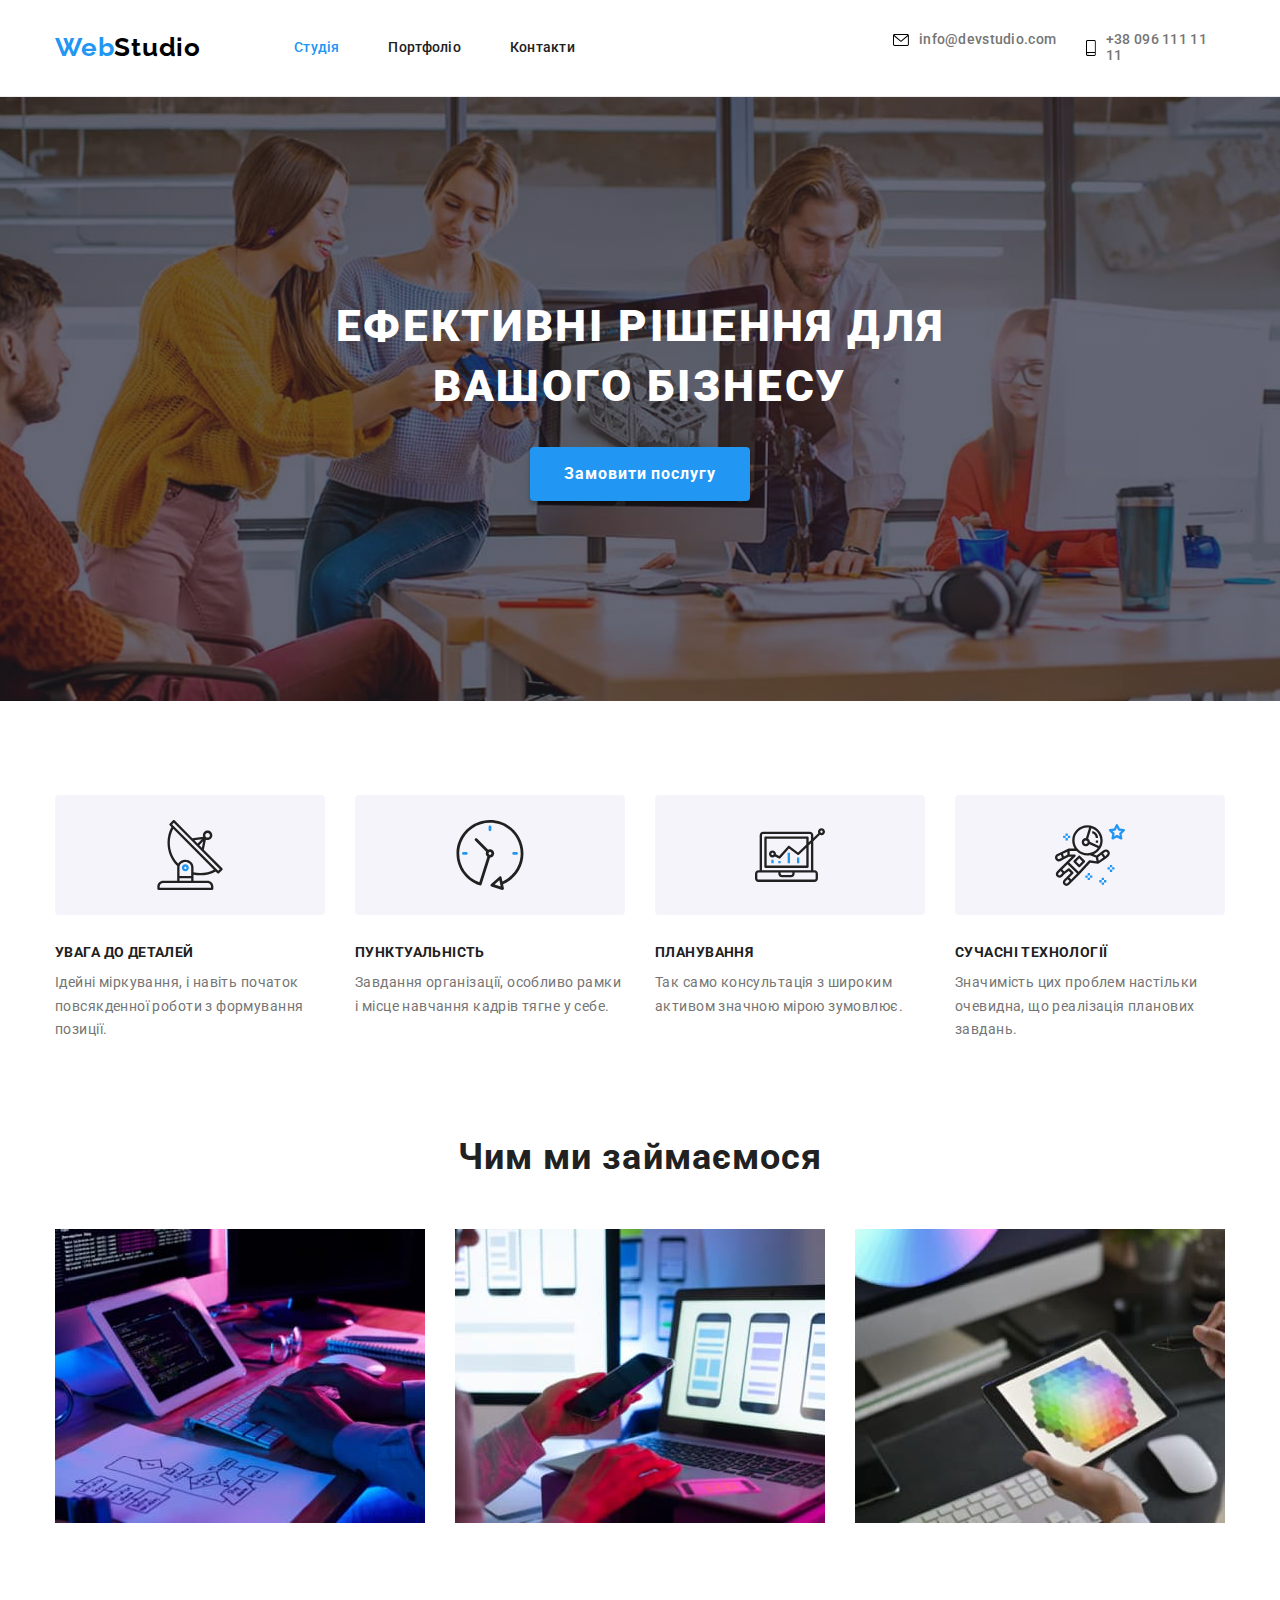
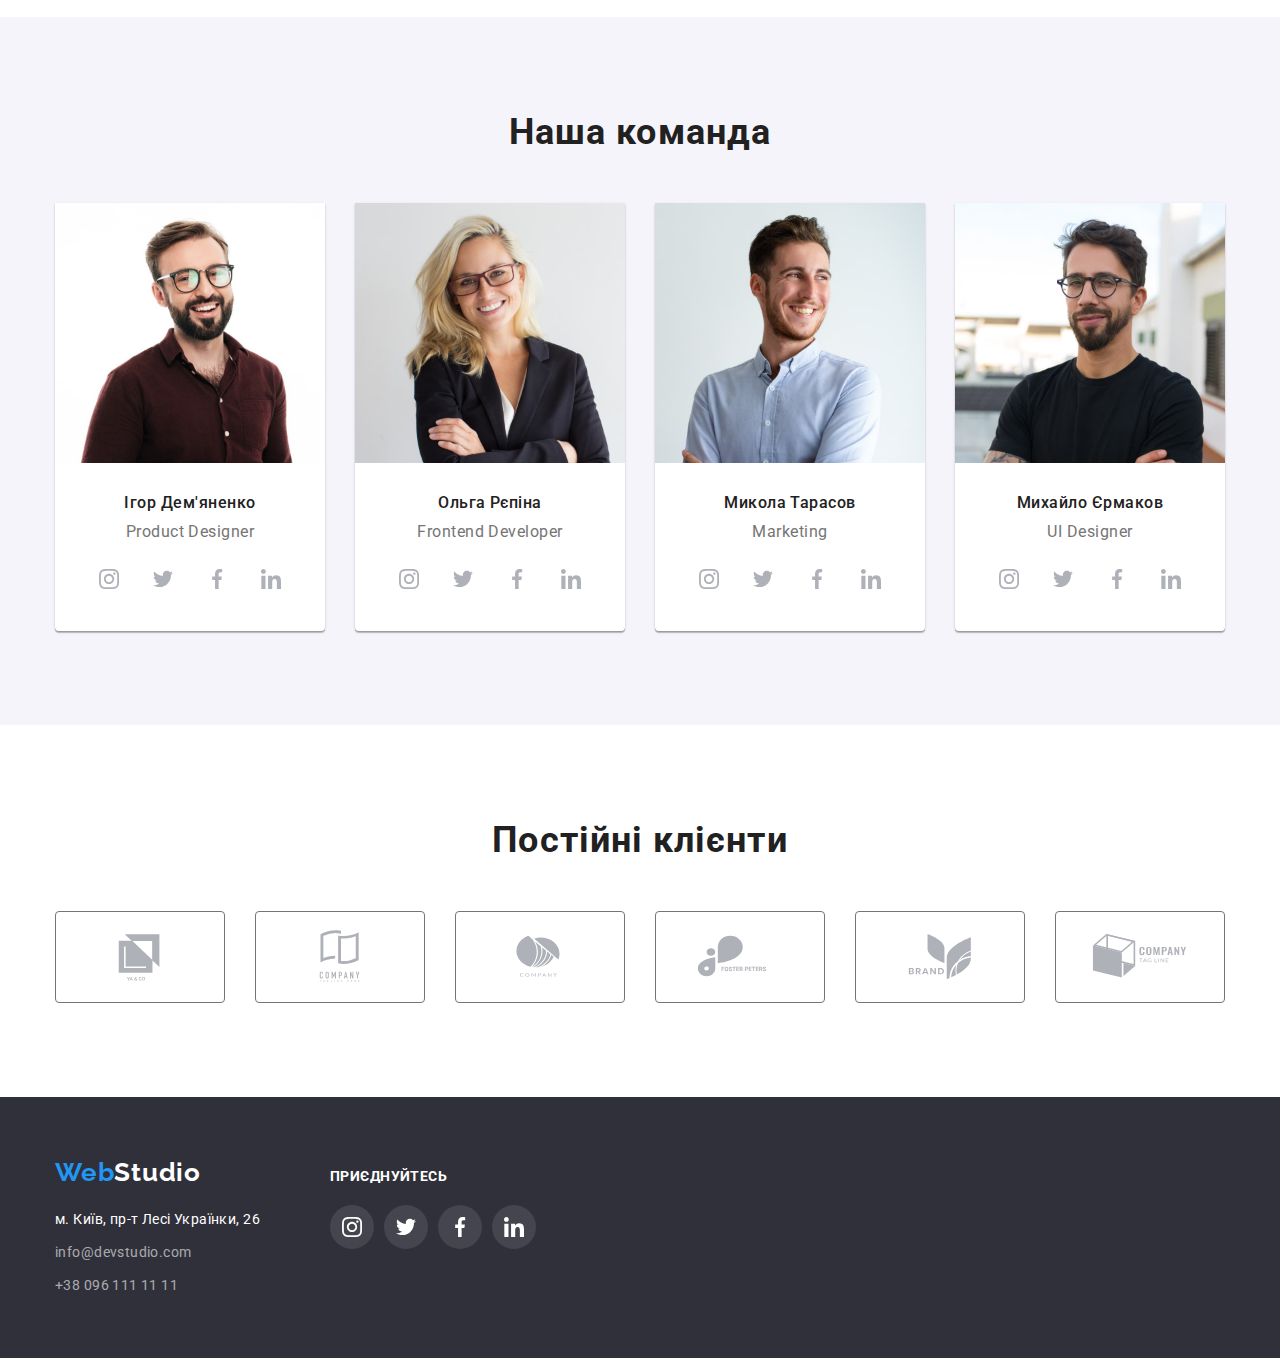
<file: index.html>
<!DOCTYPE html>
<html lang="uk">

    <head>
        <meta charset="UTF-8">
        <meta http-equiv="X-UA-Compatible" content="IE=edge">
        <meta name="viewport" content="width=device-width, initial-scale=1.0">
        <link rel="preconnect" href="https://fonts.googleapis.com">
        <link rel="preconnect" href="https://fonts.gstatic.com" crossorigin>
        <link href="https://fonts.googleapis.com/css2?family=Raleway:wght@700&family=Roboto:wght@400;500;700;900&display=swap" rel="stylesheet">
        <link rel="stylesheet" href="https://cdnjs.cloudflare.com/ajax/libs/modern-normalize/1.1.0/modern-normalize.min.css">
        <link rel="stylesheet" href="css/styles.css">
        <title>WebStudio</title>
    </head>

    <body>
        
        <header class="header">
        <div class="container header-container">
            <nav class="nav-header">
                <!-- Logo -->
                <a href="./index.html" class="logo-header"><span class="logoweb">Web</span>Studio</a>
                <ul class="sitenav-menu">
                    <li><a href="./index.html" class="sitenav currentpage">Студія</a></li>
                    <li><a href="./portfolio.html" class="sitenav">Портфоліо</a></li>
                    <li><a href="" class="sitenav">Контакти</a></li>
                </ul>         
            </nav>
            <!-- Contacts -->
            <ul class="contacts-menu">
                <li class="header-mail">
                    <a href="mailto:info@devstudio.com" class="contacts">
                    <svg class="icon-envelope icon" width="16" height="12">
                        <use href="./images/icon.svg#icon-envelope"></use>
                    </svg>
                    info@devstudio.com</a>
                </li>
                <li class="header-phon">
                    <a href="tel:+380961111111" class="contacts">
                    <svg class="icon-phon icon" width="10" height="16">
                        <use href="./images/icon.svg#icon-smartphone"></use>
                    </svg>
                    +38 096 111 11 11</a>
                </li>
            </ul>
        </div>
        </header>

    <main>
        <!--Hero section-->
        <section class="herosection">
            <div class="container">
                <h1 class="hero"> Ефективні рішення для вашого бізнесу</h1>
                <button type="button" class="button">Замовити послугу</button>
            </div>
        </section>
        <!--Studio-->
        <section class="feature-section section">
            <div class="container">
            <h2 class="feature-header visually-hidden">Особливості</h2>
            <ul class="feature">
                <li>
                    <div class="features-icon">
                        <svg class="features-team-icon" width=70px height=70px>
                            <use href="./images/icon.svg#icon-antenna"></use>
                        </svg>
                    </div>
                    <h3 class="features">УВАГА ДО ДЕТАЛЕЙ</h3>
                    <p class="text-features">Ідейні міркування, і навіть початок повсякденної роботи з формування позиції.</p>
                </li>
                <li>
                    <div class="features-icon">
                        <svg class="features-team-icon" width=70px height=70px>
                            <use href="./images/icon.svg#icon-clock"></use>
                        </svg>
                    </div>
                    <h3 class="features">ПУНКТУАЛЬНІСТЬ</h3>
                    <p class="text-features">Завдання організації, особливо рамки і місце навчання кадрів тягне у себе.</p>
                </li>
                <li>
                    <div class="features-icon">
                        <svg class="features-team-icon" width=70px height=70px>
                            <use href="./images/icon.svg#icon-diagram"></use>
                        </svg>
                    </div>
                    <h3 class="features">ПЛАНУВАННЯ</h3>
                    <p class="text-features">Так само консультація з широким активом значною мірою зумовлює.</p>
                </li>
                <li>
                    <div class="features-icon">
                        <svg class="features-team-icon" width=70px height=70px>
                            <use href="./images/icon.svg#icon-astronaut"></use>
                        </svg>
                    </div>
                    <h3 class="features">СУЧАСНІ ТЕХНОЛОГІЇ</h3>
                    <p class="text-features">Значимість цих проблем настільки очевидна, що реалізація планових завдань.</p>
                </li>
            </ul>
            </div>
        </section>
        <!--Portfolio-->
        <section class="whatwedo-section section">
            <div class="container">
            <h2 class="whatwedo">Чим ми займаємося</h2>
            <ul class="whatwedo-list">
                <li><img src="images/websitedevelopment.jpg" alt="Розробка сайтів" width="370"></li>
                <li><img src="images/mobileversionsdevelopment.jpg" alt="Розробка мобільних версій" width="370"></li>
                <li><img src="images/designdevelopment.jpg" alt="Розробка дизайна" width="370"></li>
            </ul>
            </div>
        </section>
        <!--Our team-->
        <section class="ourteam-section section">
            <div class="container">
            <h2 class="ourteam">Наша команда</h2>
            <ul class="teamphoto">
                <li class="ourteam-list"><img src="images/igor.jpg" alt="Ігор Дем'яненко" width=270>
                    <div class="teammember-description"><h3 class="teammembers">Ігор Дем'яненко</h3><p class="positionteam">Product Designer</p>
                        <ul class="sociallinks-list">
                            <li><a href="" class="sociallink">
                                <svg class="icon-sociallinks" >
                                    <use href="./images/icon.svg#icon-instagram"></use>
                                </svg>
                                </a>
                            </li>
                            <li><a href="" class="sociallink">
                                <svg class="icon-sociallinks">
                                    <use href="./images/icon.svg#icon-twitter"></use>
                                </svg>
                                </a>
                            </li>
                            <li><a href="" class="sociallink">
                                <svg class="icon-sociallinks">
                                    <use href="./images/icon.svg#icon-facebook"></use>
                                </svg>
                                </a>
                            </li>
                            <li><a href="" class="sociallink">
                                <svg class="icon-sociallinks">
                                    <use href="./images/icon.svg#icon-linkedin"></use>
                                </svg>
                            </a>
                            </li>
                        </ul>
                    </div>
                </li>
                <li class="ourteam-list"><img src="images/olga.jpg" alt="Ольга Рєпіна" width=270>
                    <div class="teammember-description"><h3 class="teammembers">Ольга Рєпіна</h3><p class="positionteam">Frontend Developer</p>
                        <ul class="sociallinks-list">
                            <li><a href="" class="sociallink">
                                    <svg class="icon-sociallinks">
                                        <use href="./images/icon.svg#icon-instagram"></use>
                                    </svg>
                                </a>
                            </li>
                            <li><a href="" class="sociallink">
                                    <svg class="icon-sociallinks">
                                        <use href="./images/icon.svg#icon-twitter"></use>
                                    </svg>
                                </a>
                            </li>
                            <li><a href="" class="sociallink">
                                    <svg class="icon-sociallinks">
                                        <use href="./images/icon.svg#icon-facebook"></use>
                                    </svg>
                                </a>
                            </li>
                            <li><a href="" class="sociallink">
                                    <svg class="icon-sociallinks">
                                        <use href="./images/icon.svg#icon-linkedin"></use>
                                    </svg>
                                </a>
                            </li>
                        </ul>
                    </div>
                </li>
                <li class="ourteam-list"><img src="images/mikola.jpg" alt="Микола Тарасов" width=270>
                    <div class="teammember-description"><h3 class="teammembers">Микола Тарасов</h3><p class="positionteam">Marketing</p>
                        <ul class="sociallinks-list">
                            <li><a href="" class="sociallink">
                                    <svg class="icon-sociallinks">
                                        <use href="./images/icon.svg#icon-instagram"></use>
                                    </svg>
                                </a>
                            </li>
                            <li><a href="" class="sociallink">
                                    <svg class="icon-sociallinks">
                                        <use href="./images/icon.svg#icon-twitter"></use>
                                    </svg>
                                </a>
                            </li>
                            <li><a href="" class="sociallink">
                                    <svg class="icon-sociallinks">
                                        <use href="./images/icon.svg#icon-facebook"></use>
                                    </svg>
                                </a>
                            </li>
                            <li><a href="" class="sociallink">
                                    <svg class="icon-sociallinks">
                                        <use href="./images/icon.svg#icon-linkedin"></use>
                                    </svg>
                                </a>
                            </li>
                        </ul>
                    </div>
                </li>
                <li class="ourteam-list"><img src="images/mikhailo.jpg" alt="Михайло Єрмаков" width=270>
                    <div class="teammember-description"><h3 class="teammembers">Михайло Єрмаков</h3><p class="positionteam">UI Designer</p>
                        <ul class="sociallinks-list">
                            <li><a href="" class="sociallink">
                                    <svg class="icon-sociallinks">
                                        <use href="./images/icon.svg#icon-instagram"></use>
                                    </svg>
                                </a>
                            </li>
                            <li><a href="" class="sociallink">
                                    <svg class="icon-sociallinks">
                                        <use href="./images/icon.svg#icon-twitter"></use>
                                    </svg>
                                </a>
                            </li>
                            <li><a href="" class="sociallink">
                                    <svg class="icon-sociallinks">
                                        <use href="./images/icon.svg#icon-facebook"></use>
                                    </svg>
                                </a>
                            </li>
                            <li><a href="" class="sociallink">
                                    <svg class="icon-sociallinks">
                                        <use href="./images/icon.svg#icon-linkedin"></use>
                                    </svg>
                                </a>
                            </li>
                        </ul>
                    </div>
                </li>
            </ul>
            </div>
        </section>
        <!--Regular customers-->
        <section>
            <div class="section">
                <h2 class="regular-customers">Постійні клієнти</h2>
                <ul class="regular-customers-list">
                    <li>
                        <a href="" class="regular-customer-link">
                            <svg class="regular-customer" width=106px height=60px>
                                <use href="./images/icon.svg#icon-companyone"></use>
                            </svg>
                        </a>
                    </li>
                    <li>
                        <a href="" class="regular-customer-link">
                            <svg class="regular-customer-icon">
                                <use href="./images/icon.svg#icon-companytwo"></use>
                            </svg>
                        </a>
                    </li>
                    <li>
                        <a href="" class="regular-customer-link">
                            <svg class="regular-customer-icon">
                                <use href="./images/icon.svg#icon-companytree"></use>
                            </svg>
                        </a>
                    </li>
                    <li>
                        <a href="" class="regular-customer-link">
                            <svg class="regular-customer-icon">
                                <use href="./images/icon.svg#icon-companyfour"></use>
                            </svg>
                        </a>
                    </li>
                    <li>
                        <a href="" class="regular-customer-link">
                            <svg class="regular-customer-icon">
                                <use href="./images/icon.svg#icon-companyfive"></use>
                            </svg>
                        </a>
                    </li>
                    <li>
                        <a href="" class="regular-customer-link">
                            <svg class="regular-customer-icon">
                                <use href="./images/icon.svg#icon-companysix"></use>
                            </svg>
                        </a>
                    </li>
                </ul>
            </div>
        </section>


    </main>
    
    <footer class="footer-background">
    <div class="container footer">
        <div>
        <!-- Lolgo -->
            <a href="./index.html" class="logo-footer"><span class="logoweb">Web</span><span class="logostudiofooter">Studio</span> </a>
        <!-- Address -->
        <address class="contactsfooter-list">
            <ul>
                <li class="footer-list"><a href="https://goo.gl/maps/2xiJBvrkSo6NXy436" target="_blank" rel="noopener noreferrer nofollow" 
                        class="adressfooter">м. Київ, пр-т Лесі Українки, 26</a></li>
                <li class="footer-list"><a href="mailto:info@devstudio.com" 
                        class="contactsfooter">info@devstudio.com</a></li>
                <li class="footer-list"><a href="tel:+380961111111" 
                        class="contactsfooter"> +38 096 111 11 11</a></li>
            </ul>
        </address>
        </div>
        <div class="join-in-container">
        <p class="join-in">приєднуйтесь</p>
            <ul class="footer-socials-links">
                <li><a href="" class="footer-sociallink">
                        <svg class="footer-icon-sociallinks">
                            <use href="./images/icon.svg#icon-instagram"></use>
                        </svg>
                    </a>
                </li>
                <li><a href="" class="footer-sociallink">
                        <svg class="footer-icon-sociallinks">
                            <use href="./images/icon.svg#icon-twitter"></use>
                        </svg>
                    </a>
                </li>
                <li><a href="" class="footer-sociallink">
                        <svg class="footer-icon-sociallinks">
                            <use href="./images/icon.svg#icon-facebook"></use>
                        </svg>
                    </a>
                </li>
                <li><a href="" class="footer-sociallink">
                        <svg class="footer-icon-sociallinks">
                            <use href="./images/icon.svg#icon-linkedin"></use>
                        </svg>
                    </a>
                </li>
            </ul>
    </div>
    </div>
    </footer>
    </body>

    </html>
</file>
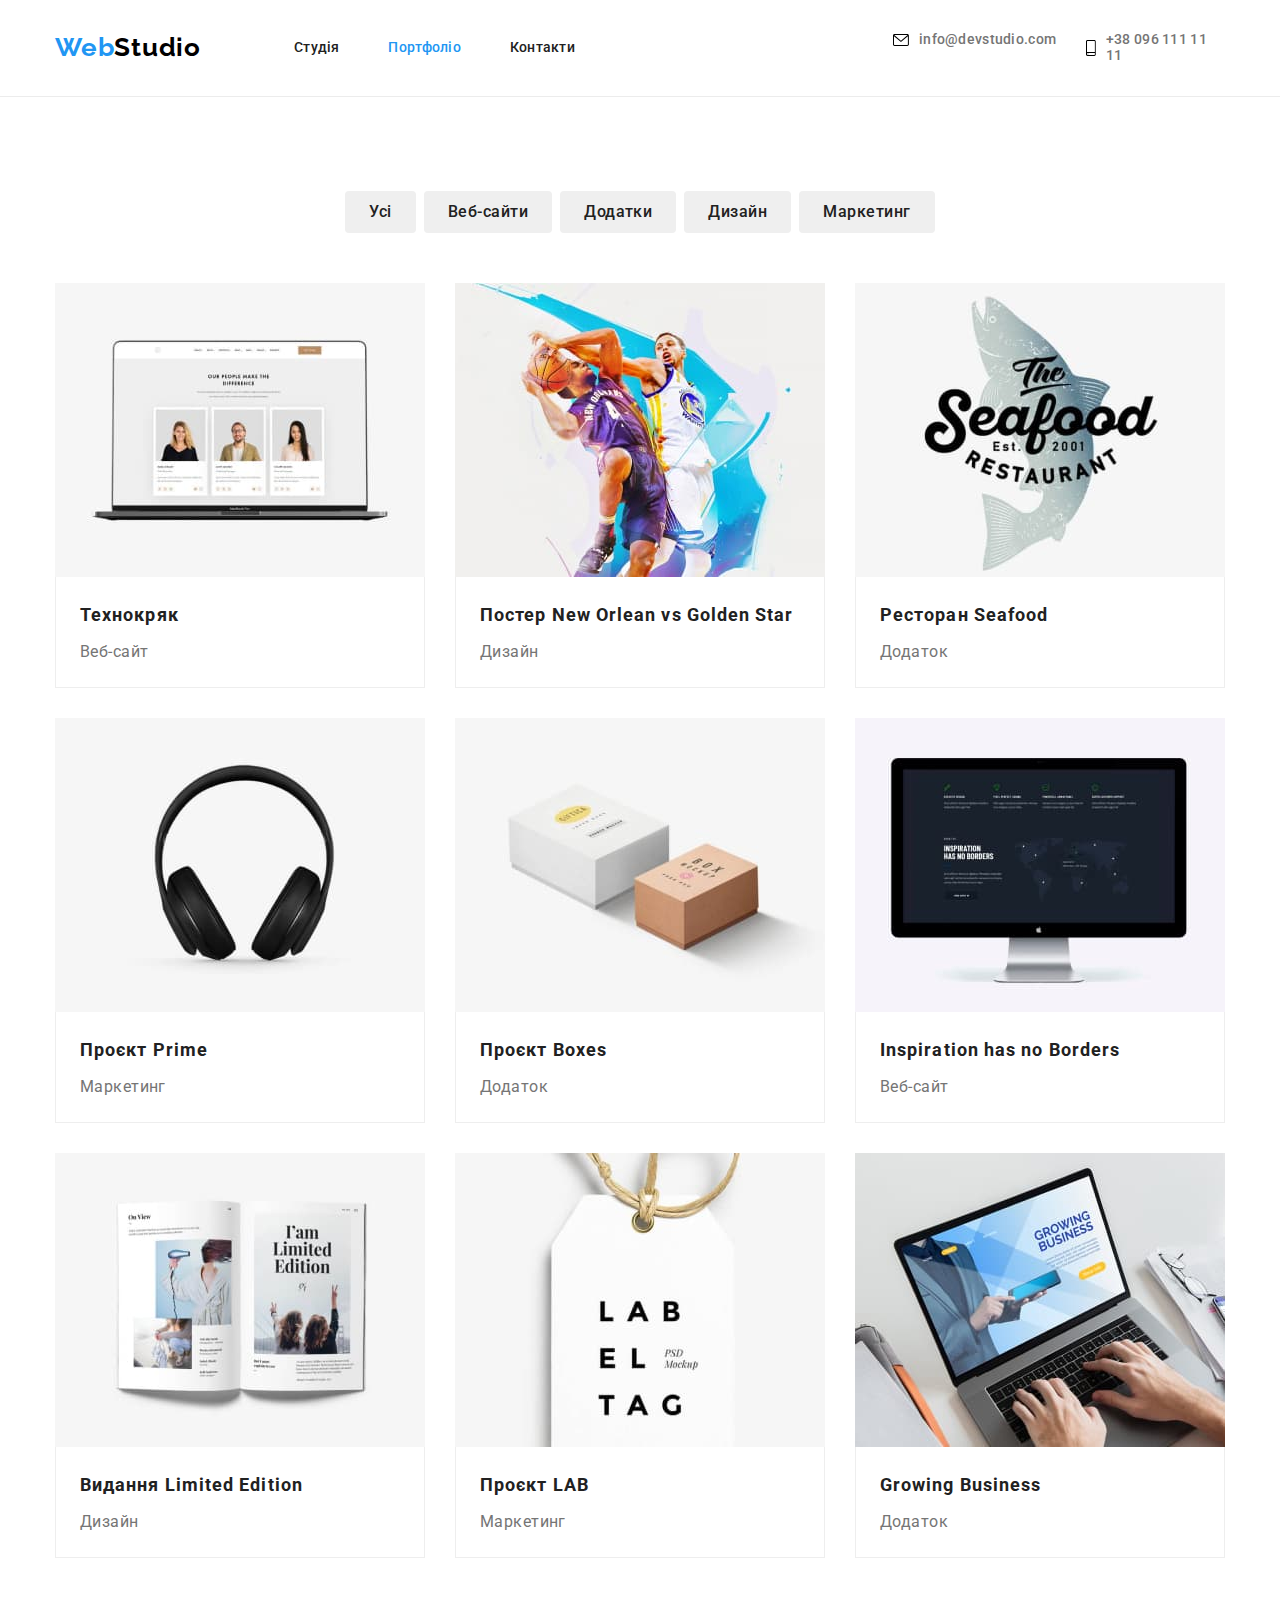
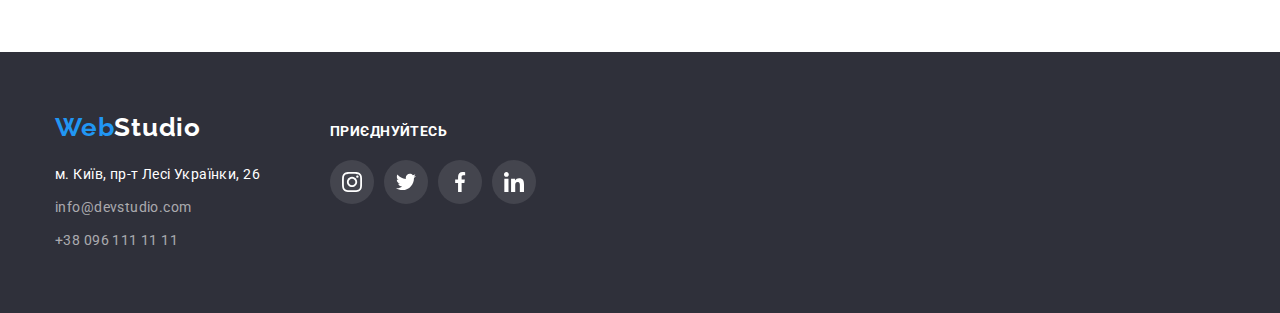
<file: portfolio.html>
<!DOCTYPE html>
<html lang="uk">

    <head>
    <meta charset="UTF-8">
    <meta http-equiv="X-UA-Compatible" content="IE=edge">
    <meta name="viewport" content="width=device-width, initial-scale=1.0">
    <link rel="preconnect" href="https://fonts.googleapis.com">
    <link rel="preconnect" href="https://fonts.gstatic.com" crossorigin>
    <link href="https://fonts.googleapis.com/css2?family=Raleway:wght@700&family=Roboto:wght@400;500;700;900&display=swap" rel="stylesheet">
    <link rel="stylesheet" href="https://cdnjs.cloudflare.com/ajax/libs/modern-normalize/1.1.0/modern-normalize.min.css">
    <link rel="stylesheet" href="css/styles.css">
    <title>WebStudio</title>
    </head>

    <body>

        <header class="header">
            <div class="container header-container">
                <nav class="nav-header">
                    <!-- Logo -->
                    <a href="./index.html" class="logo-header"><span class="logoweb">Web</span>Studio</a>
                    <ul class="sitenav-menu">
                        <li><a href="./index.html" class="sitenav">Студія</a></li>
                        <li><a href="./portfolio.html" class="sitenav currentpage">Портфоліо</a></li>
                        <li><a href="" class="sitenav">Контакти</a></li>
                    </ul>
                </nav>
                <!-- Contacts -->
                <ul class="contacts-menu">
                    <li class="header-mail">
                        <a href="mailto:info@devstudio.com" class="contacts">
                            <svg class="icon-envelope icon" width="16" height="12">
                                <use href="./images/icon.svg#icon-envelope"></use>
                            </svg>
                            info@devstudio.com</a>
                    </li>
                    <li class="header-phon">
                        <a href="tel:+380961111111" class="contacts">
                            <svg class="icon-phon icon" width="10" height="16">
                                <use href="./images/icon.svg#icon-smartphone"></use>
                            </svg>
                            +38 096 111 11 11</a>
                    </li>
                </ul>
            </div>
        </header>

    <main>
        <section class="projects-demonstration section">
        <div class="container">
        <h1 class="portfolio-header visually-hidden">Портфолио</h1>   
            <ul class="btn">
                <li><button type="button" class="portfolio-button">Усі</button></li>
                <li><button type="button" class="portfolio-button">Веб-сайти</button></li>
                <li><button type="button" class="portfolio-button">Додатки</button></li>
                <li><button type="button" class="portfolio-button">Дизайн</button></li>
                <li><button type="button" class="portfolio-button">Маркетинг</button></li>
            </ul>
            <ul class="portfolio-list">
                <li class="portfolio-container">
                    <a href="" class="portfolio-img">
                        <img src="images/portfolioimg/technocrake.jpg" alt="Технокряк" width=370>
                    <div class="project">
                    <h2 class="project-name">Технокряк</h2>
                    <p class="project-description">Веб-сайт</p>
                    </div>
                    </a>
                </li>
                <li>
                    <a href="" class="portfolio-img">
                        <img src="images/portfolioimg/neworleanvsgoldenstar.jpg" alt="Постер New Orlean vs Golden Star" width=370>
                    <div class="project">
                    <h2 class="project-name">Постер New Orlean vs Golden Star</h2>
                    <p class="project-description">Дизайн</p>
                    </div>
                    </a>
                </li>
                <li>
                    <a href="" class="portfolio-img">
                        <img src="images/portfolioimg/seafood.jpg" alt="Ресторан Seafood" width=370>
                    <div class="project">
                    <h2 class="project-name">Ресторан Seafood</h2>
                    <p class="project-description">Додаток</p>
                    </div>
                    </a>
                </li>
                <li>
                    <a href="" class="portfolio-img">
                        <img src="images/portfolioimg/prime.jpg" alt="Проєкт Prime" width=370>
                    <div class="project">
                    <h2 class="project-name">Проєкт Prime</h2>
                    <p class="project-description">Маркетинг</p>
                    </div>
                    </a>
                </li>
                <li>
                    <a href="" class="portfolio-img">
                        <img src="images/portfolioimg/boxes.jpg" alt="Проєкт Boxes" width=370>
                    <div class="project">
                    <h2 class="project-name">Проєкт Boxes</h2>
                    <p class="project-description">Додаток</p>
                    </div>
                    </a>
                </li>
                <li>
                    <a href="" class="portfolio-img">
                        <img src="images/portfolioimg/inspirationhasnoborders.jpg" alt="Inspiration has no Borders" width=370>
                    <div class="project">
                    <h2 class="project-name">Inspiration has no Borders</h2>
                    <p class="project-description">Веб-сайт</p>
                    </div>
                    </a>
                </li>
                <li>
                    <a href="" class="portfolio-img">
                        <img src="images/portfolioimg/limitededition.jpg" alt="Видання Limited Edition" width=370>
                    <div class="project">
                    <h2 class="project-name">Видання Limited Edition</h2>
                    <p class="project-description">Дизайн</p>
                    </div>
                    </a>
                </li>
                <li>
                    <a href="" class="portfolio-img">
                        <img src="images/portfolioimg/lab.jpg" alt="Проєкт LAB" width=370>
                    <div class="project">
                    <h2 class="project-name">Проєкт LAB</h2>
                    <p class="project-description">Маркетинг</p>
                    </div>
                    </a>
                </li>
                <li>
                    <a href="" class="portfolio-img">
                        <img src="images/portfolioimg/growingbusines.jpg" alt="Growing Business" width=370>
                    <div class="project">
                    <h2 class="project-name">Growing Business</h2>
                    <p class="project-description">Додаток</p>
                    </div>
                    </a>
                </li>
            </ul>
        </div>
        </section>
    </main>

    <footer class="footer-background">
        <div class="container footer">
            <div>
                <!-- Lolgo -->
                <a href="./index.html" class="logo-footer"><span class="logoweb">Web</span><span
                        class="logostudiofooter">Studio</span> </a>
                <!-- Address -->
                <address class="contactsfooter-list">
                    <ul>
                        <li class="footer-list"><a href="https://goo.gl/maps/2xiJBvrkSo6NXy436" target="_blank"
                                rel="noopener noreferrer nofollow" class="adressfooter">м. Київ, пр-т Лесі Українки, 26</a>
                        </li>
                        <li class="footer-list"><a href="mailto:info@devstudio.com"
                                class="contactsfooter">info@devstudio.com</a></li>
                        <li class="footer-list"><a href="tel:+380961111111" class="contactsfooter"> +38 096 111 11 11</a>
                        </li>
                    </ul>
                </address>
            </div>
            <div class="join-in-container">
                <p class="join-in">приєднуйтесь</p>
                <ul class="footer-socials-links">
                    <li><a href="" class="footer-sociallink">
                            <svg class="footer-icon-sociallinks" width=20px height=20px>
                                <use href="./images/icon.svg#icon-instagram"></use>
                            </svg>
                        </a>
                    </li>
                    <li><a href="" class="footer-sociallink">
                            <svg class="footer-icon-sociallinks" width=20px height=20px>
                                <use href="./images/icon.svg#icon-twitter"></use>
                            </svg>
                        </a>
                    </li>
                    <li><a href="" class="footer-sociallink">
                            <svg class="footer-icon-sociallinks" width=20px height=20px>
                                <use href="./images/icon.svg#icon-facebook"></use>
                            </svg>
                        </a>
                    </li>
                    <li><a href="" class="footer-sociallink">
                            <svg class="footer-icon-sociallinks" width=20px height=20px>
                                <use href="./images/icon.svg#icon-linkedin"></use>
                            </svg>
                        </a>
                    </li>
                </ul>
            </div>
        </div>
    </footer>
    </body>

    </html>
</file>
<file: css/styles.css>
:root {
   --primary-color: #212121;
   --secondary-color: #757575;
   --third-color: #000000;
   --fourth-color: #FFFFFF;
   --footer-color: rgba(255, 255, 255, 0.6);
   --footer-color-two: rgba(255, 255, 255, 0.1);
   --hover-color: #2196F3;
   --primary-background: #F5F5F5;
   --secondary-background: #F5F4FA;
   --hero-background: #C4C4C4;
   --footer-background: #2F303A;
   --button-hover-background: #188CE8;
   --line-color: #ECECEC;
   --second-line-color: #EEEEEE;
   --sociallink-color: #AFB1B8;
   --shadow-color-one: rgba(0, 0, 0, 0.25);
   --shadow-color-two: rgba(0, 0, 0, 12%);
   --shadow-color-three: rgba(0, 0, 0, 14%);
   --shadow-color-four: rgba(0, 0, 0, 20%);
   --overlay-color-one: rgba(47, 48, 58, 40%);
}
*,
*::before,
*::after {
    box-sizing: border-box;
}
h1, h2, h3, a, p, ul {
    margin: 0;
    padding: 0;
}
a {
    text-decoration: none;
}
ul {
    list-style: none;
}
img {
    display: block;
    max-width: 100%;
}
body {
    font-family: 'Roboto', sans-serif;
    background-color: var(--fourth-color);
    color: var(--secondary-color);
    font-size: 14px;
    letter-spacing: 0.03em;}
.container {
    width: 1200px;
    margin-left: auto;
    margin-right: auto;
    padding-left: 15px;
    padding-right: 15px;
}
.section {
    padding-top: 94px;
    padding-bottom: 94px;
}
.header {
    border-bottom: 1px solid var(--line-color);
}
.header-container {
    display: flex;
    align-items: center;
}
.nav-header {
    display: flex;
    align-items: center;
}
.logo-header {
    font-family: 'Raleway', sans-serif;
    font-weight: 700;
    font-size: 26px;
    line-height: 1.19;
    letter-spacing: 0.03em;
    color: var(--third-color)
}
.logoweb {
    color: var(--hover-color)
}
.sitenav-menu {
    display: flex;
    justify-content: space-between;
    width: 281px;
    margin-left: 93px;}
.sitenav {
    display: block;
    font-weight: 500;
    font-size: 14px;
    line-height: 1.14;
    letter-spacing: 0.02em;
    color: var(--primary-color);
    padding-top: 32px;
    padding-bottom: 32px;
}
.sitenav:hover, 
.sitenav:focus {
    color: var(--hover-color)
}
.currentpage {
    color: var(--hover-color);
}
.contacts-menu {
    display: flex;
    margin-left: 318px;
}
.contacts {
    display: flex;
    font-weight: 500;
    font-size: 14px;
    line-height: 1.14;
    letter-spacing: 0.02em;
    color: var(--secondary-color);
    padding-top: 32px;
    padding-bottom: 32px;
    gap: 10px;
    align-items: center;
}
.contacts:hover, 
.contacts:focus {
    color: var(--hover-color);
    fill: currentColor;
}
.header-phon {
    margin-left: 30px;
}
.herosection {
    padding-top: 200px;
    padding-bottom: 200px;
    text-align: center;
    background-color: var(--hero-background);
    background-image:
        linear-gradient(var(--overlay-color-one), var(--overlay-color-one)),
        url(../images/herobackground.jpg);
    background-repeat: no-repeat;
    background-position: 50% 50%;
    background-size: cover;
    max-width: 1600px;
    margin: 0 auto;
}
.hero {
    font-weight: 900;
    font-size: 44px;
    line-height: 1.36;
    letter-spacing: 0.06em;
    text-transform: uppercase;
    text-align: center;
    color: var(--fourth-color);
    max-width: 696px;
    margin-right: auto;
    margin-bottom: 30px;
    margin-left: auto;
}
.button {
    cursor: pointer;
    font-family: inherit;
    background-color: var(--hover-color);
    font-weight: 700;
    font-size: 16px;
    line-height: 1.88;
    letter-spacing: 0.06em;
    color: var(--fourth-color);
    padding: 10px 32px;
    border-radius: 4px;
    border-color: transparent;
    box-shadow: 0px 4px 4px 0px var(--shadow-color-one);
}
.button:hover, .button:focus {
    background-color: var(--button-hover-background);
}
.visually-hidden {
    position: absolute;
    white-space: nowrap;
    width: 1px;
    height: 1px;
    overflow: hidden;
    border: 0;
    padding: 0;
    clip: rect(0 0 0 0);
    clip-path: inset(50%);
    margin: -1px;
}
.features-icon {
    display: flex;
    width: 270px;
    height: 120px;
    align-items: center;
    justify-content: center;
    border-radius: 4px;
    margin-bottom: 30px;
    background-color: var(--secondary-background);
}
.feature {
    display: flex;
    gap: 30px;
}
.features {
    font-weight: 700;
    font-size: 14px;
    line-height: 1.14;
    letter-spacing: 0.03em;
    text-transform: uppercase;
    color: var(--primary-color);
    margin-bottom: 10px;
}
.text-features {
    line-height: 1.71;
    width: 270px;
}
.whatwedo-section {
    padding-top: 0;
}
.whatwedo, 
.ourteam, 
.regular-customers {
    text-align: center;
    font-weight: 700;
    font-size: 36px;
    line-height: 1.17;
    letter-spacing: 0.03em;
    color: var(--primary-color);
    margin-bottom: 50px;
}
.whatwedo-list {
    display: flex;
    gap: 30px;
}
.ourteam-section {
    background-color: var(--secondary-background);
}
.ourteam-list {
    background-color: var(--fourth-color);
    box-shadow: 0 1px 3px 0 var(--shadow-color-two),
                0 1px 1px 0 var(--shadow-color-three),
                0 2px 1px 0 var(--shadow-color-four);
    border-bottom-right-radius: 4px;
    border-bottom-left-radius: 4px;
}
.teamphoto {
    display: flex;
    gap: 30px;
}
.teammember-description {
    padding-top: 30px;
    padding-bottom: 30px;
}
.teammembers {
    font-weight: 500;
    font-size: 16px;
    line-height: 1.19;
    letter-spacing: 0.03em;
    color: var(--primary-color);
    text-align: center;
    margin-bottom: 10px;
}
.positionteam {
    font-size: 16px;
    line-height: 1.19;
    letter-spacing: 0.03em;
    color: var(--secondary-color);
    text-align: center;
}
.sociallinks-list {
    display: flex;
    justify-content: center;
    gap: 10px;
    margin-top: 16px;
}
.sociallink {
    display: flex;
    width: 44px;
    height: 44px;
    border-radius: 50%;
    justify-content: center;
    align-items: center;
    fill: var(--sociallink-color);
}
.sociallink:hover, 
.sociallink:focus {
    background-color: var(--hover-color);
    fill: var(--fourth-color);
}
.icon-sociallinks {
    width: 20px;
    height: 20px;
}
.regular-customers-list {
    display: flex;
    gap: 30px;
    justify-content: center;
}
.regular-customer-link {
    display: flex;
    width: 170px;
    height: 92px;
    align-items: center;
    justify-content: center;
    border: 1px solid var(--secondary-color);
    border-radius: 4px;
    fill: var(--sociallink-color);
}
.regular-customer-link:hover,
.regular-customer-link:focus {
    border: 1px solid var(--hover-color);
    fill: var(--hover-color);
}
.regular-customer-icon {
    width: 106px;
    height: 60px;
}
.footer-background {
    background-color: var(--footer-background);
}
.footer {
    padding-top: 60px;
    padding-bottom: 60px;
    display: flex;
    align-items: baseline;
}
.logo-footer {
    font-family: 'Raleway', sans-serif;
    font-weight: 700;
    font-size: 26px;
    line-height: 1.19;
    letter-spacing: 0.03em;
    color: var(--third-color);
}
.logostudiofooter {
    color: var(--fourth-color);
}
.contactsfooter-list {
    margin-top: 20px;
}
.footer-list:not(:last-child) {
    margin-bottom: 9px;
}
.contactsfooter {
    font-style: normal;
    line-height: 1.71;
    color: var(--footer-color);
}
.contactsfooter:hover,
.contactsfooter:focus {
    color: var(--hover-color);
}
.adressfooter {
    font-style: normal;
    line-height: 1.71;
    color: var(--fourth-color);
}
.adressfooter:hover, .adressfooter:focus {
    color: var(--hover-color)
}
.join-in-container {
    margin-left: 70px;
}
.join-in {
    font-weight: 700;
    font-size: 14px;
    line-height: 1.14;
    letter-spacing: 0.03em;
    text-transform: uppercase;
    color: var(--fourth-color);
    margin-bottom: 20px;
}
.footer-socials-links {
    display: flex;
    gap: 10px;
}
.footer-sociallink {
    display: flex;
    width: 44px;
    height: 44px;
    justify-content: center;
    align-items: center;
    border-radius: 50%;
    background: var(--footer-color-two);
}
.footer-sociallink:hover, 
.footer-sociallink:focus {
    background: var(--hover-color);
}
.footer-icon-sociallinks {
    width: 20px;
    height: 20px;
    fill: var(--fourth-color);
}
.btn {
    display: flex;
    justify-content: center;
    gap: 8px;
    margin-bottom: 50px;
}
.portfolio-button {
    border-radius: 4px;
    border-color: transparent;
    font-family: inherit;
    cursor: pointer;
    font-weight: 500;
    font-size: 16px;
    line-height: 1.63;
    letter-spacing: 0.03em;
    color: var(--primary-color);
    padding: 6px 22px;
    
}
.portfolio-button:hover, 
.portfolio-button:focus {
    color: var(--fourth-color); 
    background-color: var(--hover-color);
    box-shadow: 
        0px 3px 1px rgba(0, 0, 0, 0.1),
        0px 1px 2px rgba(0, 0, 0, 0.08),
        0px 2px 2px rgba(0, 0, 0, 0.12);
}
.portfolio-list {
    display: flex;
    flex-wrap: wrap;
    align-items: center;
    gap: 30px;
}
.portfolio-img {
    display: block;
}
.portfolio-img:hover,
.portfolio-img:focus {
    box-shadow: 
        0px 1px 1px rgba(0, 0, 0, 0.12),
        0px 4px 4px rgba(0, 0, 0, 0.06),
        1px 4px 6px rgba(0, 0, 0, 0.16);
}
.project {
    padding: 20px 24px;
    border: 1px solid var(--second-line-color);
    border-top: transparent;
}
.project-name {
    margin-bottom: 4px;
    font-weight: 700;
    font-size: 18px;
    line-height: 2;
    letter-spacing: 0.06em;
    color: var(--primary-color)
}
.project-description {
    font-size: 16px;
    line-height: 1.88;
    color: var(--secondary-color)
}
</file>
